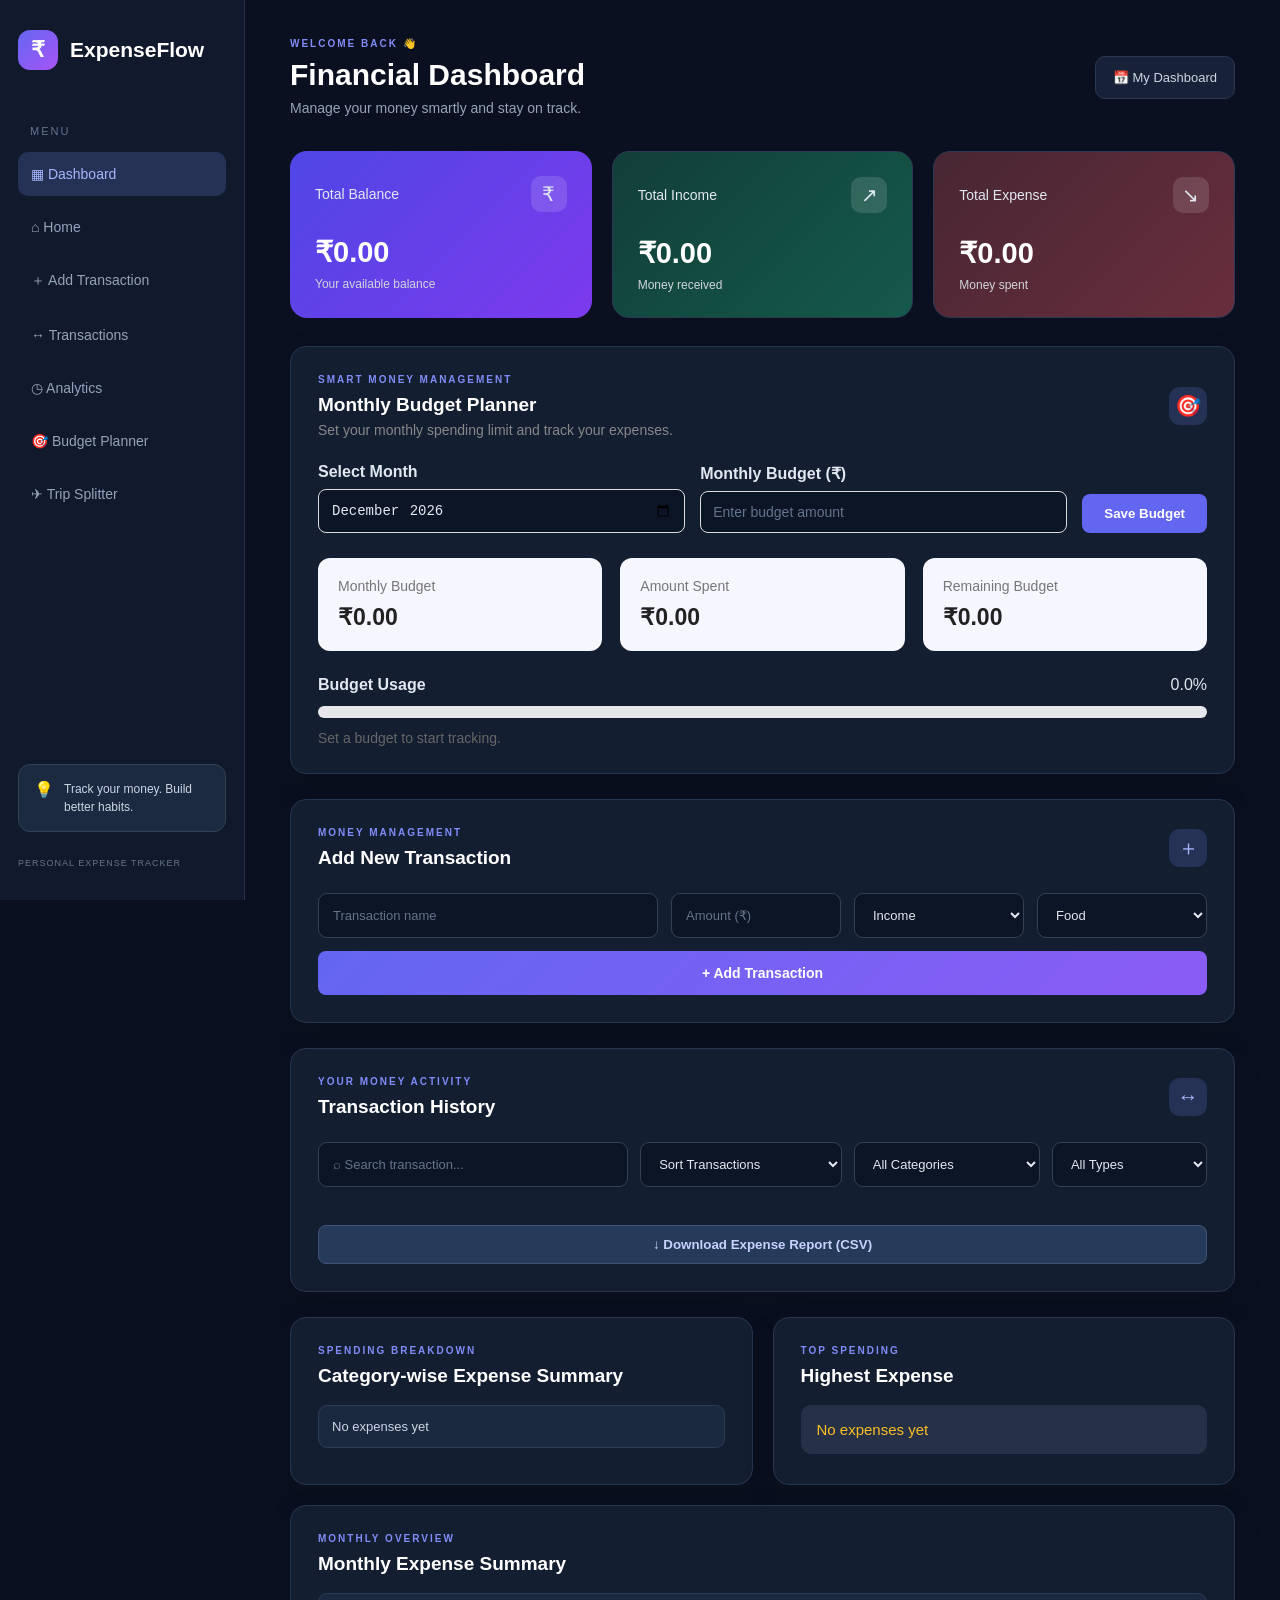
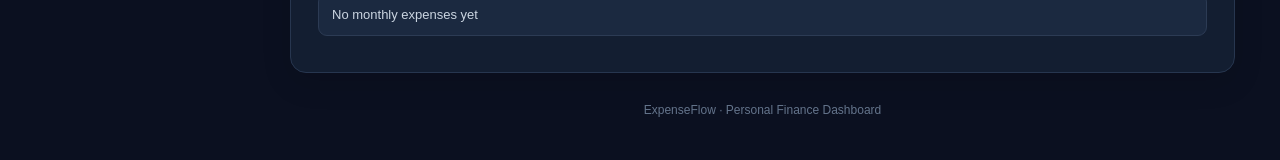
<file: index.html>
<!DOCTYPE html>
<html lang="en">
<head>
    <meta charset="UTF-8">
    <meta name="viewport" content="width=device-width, initial-scale=1.0">
    <title>ExpenseFlow | Personal Finance</title>
    <link rel="stylesheet" href="style.css">
</head>
<body>

<div class="app-layout">

    <!-- SIDEBAR -->
    <aside class="sidebar">
        <div class="brand">
            <div class="brand-icon">₹</div>
            <span>ExpenseFlow</span>
        </div>

        <p class="nav-heading">MENU</p>

        <nav>
            <a href="#overview" class="nav-link active">▦ Dashboard</a>
            <a href="home.html" class="nav-link">⌂ Home</a>
            <a href="#add-transaction" class="nav-link">＋ Add Transaction</a>
            <a href="#transactions" class="nav-link">↔ Transactions</a>
            <a href="#analytics" class="nav-link">◷ Analytics</a>
            <a href="#budget-planner" class="nav-link">🎯 Budget Planner</a>
            <a href="trip.html" class="nav-link">✈ Trip Splitter</a>
        </nav>

        <div class="sidebar-bottom">
            <div class="sidebar-note">
                <span>💡</span>
                <p>Track your money. Build better habits.</p>
            </div>
            <small>PERSONAL EXPENSE TRACKER</small>
        </div>
    </aside>

    <!-- MAIN CONTENT -->
    <main class="main-content">

        <!-- HEADER -->
        <header class="top-header">
            <div>
                <p class="welcome-text">WELCOME BACK 👋</p>
                <h1>Financial Dashboard</h1>
                <p class="subtitle">Manage your money smartly and stay on track.</p>
            </div>

            <div class="date-box">
                <span>📅</span>
                <span id="today-date">My Dashboard</span>
            </div>
        </header>

        <!-- SUMMARY -->
        <section class="summary" id="overview">

            <div class="card balance-card">
                <div class="card-top">
                    <span>Total Balance</span>
                    <span class="card-icon">₹</span>
                </div>
                <h2 id="balance">₹0</h2>
                <p>Your available balance</p>
            </div>

            <div class="card income-card">
                <div class="card-top">
                    <span>Total Income</span>
                    <span class="card-icon">↗</span>
                </div>
                <h2 id="income">₹0</h2>
                <p>Money received</p>
            </div>

            <div class="card expense-card">
                <div class="card-top">
                    <span>Total Expense</span>
                    <span class="card-icon">↘</span>
                </div>
                <h2 id="expense">₹0</h2>
                <p>Money spent</p>
            </div>

        </section>


        <!-- MONTHLY BUDGET PLANNER -->
        <section class="panel budget-section" id="budget-planner">

            <div class="section-heading">
                <div>
                    <p class="eyebrow">SMART MONEY MANAGEMENT</p>
                    <h2>Monthly Budget Planner</h2>
                    <p class="budget-description">
                        Set your monthly spending limit and track your expenses.
                    </p>
                </div>
                <span class="heading-icon">🎯</span>
            </div>

            <div class="budget-form">

                <div>
                    <label for="budget-month">Select Month</label>
                    <input type="month" id="budget-month">
                </div>

                <div>
                    <label for="budget-amount">Monthly Budget (₹)</label>
                    <input type="number" id="budget-amount"
                        placeholder="Enter budget amount"
                        min="1" step="0.01">
                </div>

                <button type="button" id="save-budget-btn">
                    Save Budget
                </button>

            </div>

            <div id="budget-message" class="budget-message"></div>

            <div class="budget-stats">

                <div class="budget-stat">
                    <p>Monthly Budget</p>
                    <h3 id="budget-total">₹0.00</h3>
                </div>

                <div class="budget-stat">
                    <p>Amount Spent</p>
                    <h3 id="budget-spent">₹0.00</h3>
                </div>

                <div class="budget-stat">
                    <p>Remaining Budget</p>
                    <h3 id="budget-remaining">₹0.00</h3>
                </div>

            </div>

            <div class="budget-progress-area">

                <div class="budget-progress-heading">
                    <strong>Budget Usage</strong>
                    <span id="budget-percentage">0%</span>
                </div>

                <div class="budget-progress-track">
                    <div id="budget-progress-bar"></div>
                </div>

                <p id="budget-status">
                    Set a budget to start tracking.
                </p>

            </div>

        </section>

        <!-- ADD TRANSACTION -->
        <section class="panel form-section" id="add-transaction">
            <div class="section-heading">
                <div>
                    <p class="eyebrow">MONEY MANAGEMENT</p>
                    <h2>Add New Transaction</h2>
                </div>
                <span class="heading-icon">＋</span>
            </div>

            <form id="transaction-form">

                <input type="text" id="title"
                    placeholder="Transaction name" required>

                <input type="number" id="amount"
                    placeholder="Amount (₹)" min="0.01"
                    step="0.01" required>

                <select id="type" required>
                    <option value="income">Income</option>
                    <option value="expense">Expense</option>
                </select>

                <select id="category" required>
                    <option value="Food">Food</option>
                    <option value="Travel">Travel</option>
                    <option value="Shopping">Shopping</option>
                    <option value="Education">Education</option>
                    <option value="Bills">Bills</option>
                    <option value="Other">Other</option>
                </select>

                <button type="submit" class="primary-btn">
                    + Add Transaction
                </button>

            </form>
        </section>

        <!-- TRANSACTIONS -->
        <section class="panel transactions" id="transactions">

            <div class="section-heading">
                <div>
                    <p class="eyebrow">YOUR MONEY ACTIVITY</p>
                    <h2>Transaction History</h2>
                </div>
                <span class="heading-icon">↔</span>
            </div>

            <div class="filter-toolbar">

                <input type="text" id="search"
                    placeholder="⌕ Search transaction...">

                <select id="sort">
                    <option value="">Sort Transactions</option>
                    <option value="high">Highest Amount First</option>
                    <option value="low">Lowest Amount First</option>
                </select>

                <select id="category-filter">
                    <option value="all">All Categories</option>
                    <option value="Food">Food</option>
                    <option value="Travel">Travel</option>
                    <option value="Shopping">Shopping</option>
                    <option value="Education">Education</option>
                    <option value="Bills">Bills</option>
                    <option value="Other">Other</option>
                </select>

                <select id="type-filter">
                    <option value="all">All Types</option>
                    <option value="income">Income</option>
                    <option value="expense">Expense</option>
                </select>

            </div>

            <ul id="transaction-list"></ul>

            <button type="button" onclick="exportCSV()" class="export-btn">
                ↓ Download Expense Report (CSV)
            </button>

        </section>

        <!-- ANALYTICS -->
        <section class="analytics-section" id="analytics">

            <div class="panel analytics-card">
                <p class="eyebrow">SPENDING BREAKDOWN</p>
                <h2>Category-wise Expense Summary</h2>
                <div id="category-chart"></div>
                <ul id="category-summary"></ul>
            </div>

            <div class="panel analytics-card">
                <p class="eyebrow">TOP SPENDING</p>
                <h2>Highest Expense</h2>
                <p id="highest-expense">No expenses yet</p>
            </div>

            <div class="panel analytics-card monthly-card">
                <p class="eyebrow">MONTHLY OVERVIEW</p>
                <h2>Monthly Expense Summary</h2>
                <ul id="monthly-summary"></ul>
            </div>

        </section>

        <footer>
            <p>ExpenseFlow · Personal Finance Dashboard</p>
        </footer>

    </main>
</div>

<script src="script.js"></script>
</body>
</html>
</file>
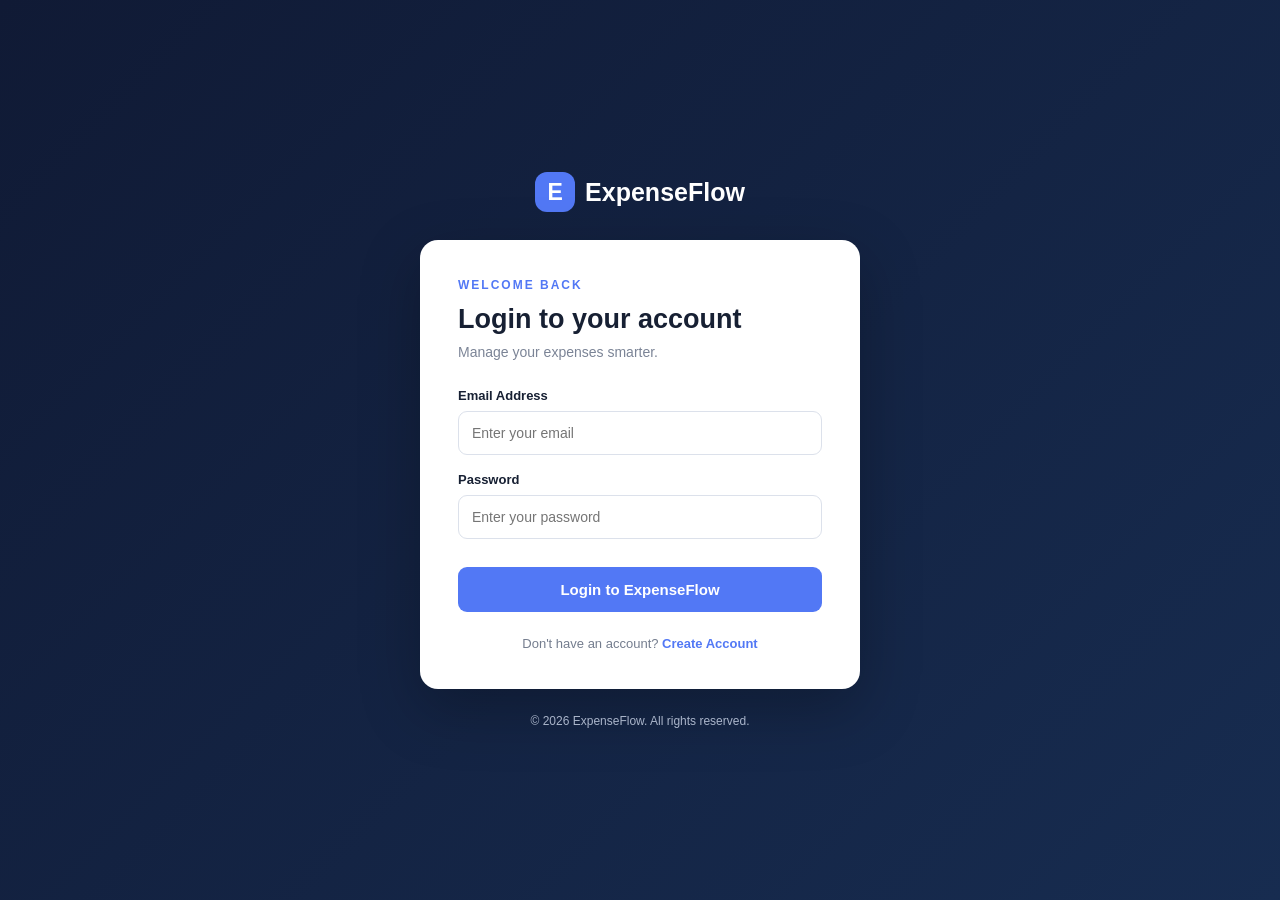
<file: home.html>
<!DOCTYPE html>
<html lang="en">
<head>
    <meta charset="UTF-8">
    <meta name="viewport" content="width=device-width, initial-scale=1.0">
    <title>ExpenseFlow | Home</title>

    <style>
        * {
            box-sizing: border-box;
        }

        body {
            margin: 0;
            font-family: Arial, sans-serif;
            background: #f3f5fb;
            color: #172033;
        }

        header {
            background: #17213b;
            color: white;
            padding: 35px 7%;
        }

        header h1 {
            font-size: 36px;
            margin: 8px 0;
        }

        header p {
            color: #c2cbe0;
        }

        main {
            max-width: 1100px;
            margin: 55px auto;
            padding: 0 20px;
        }

        .cards {
            display: grid;
            grid-template-columns: repeat(2, 1fr);
            gap: 25px;
        }

        .card {
            background: white;
            padding: 30px;
            border-radius: 18px;
            box-shadow: 0 5px 20px #17213b12;
        }

        .card h2 {
            margin-top: 0;
        }

        .card p {
            color: #69758c;
            line-height: 1.6;
        }

        .icon {
            font-size: 42px;
        }

        .btn {
            display: inline-block;
            margin-top: 15px;
            padding: 13px 20px;
            background: #5368d9;
            color: white;
            text-decoration: none;
            border-radius: 9px;
            font-weight: bold;
        }

        .trip-btn {
            background: #178653;
        }

        footer {
            text-align: center;
            color: #69758c;
            padding: 30px;
        }
        .user-welcome {
    margin-top: 25px;
    display: flex;
    align-items: center;
    justify-content: space-between;
    gap: 15px;
    flex-wrap: wrap;
}

.user-welcome h2 {
    margin: 0;
    font-size: 20px;
}

.user-welcome button {
    background: #5368d9;
    color: white;
    border: none;
    padding: 12px 22px;
    border-radius: 8px;
    cursor: pointer;
    font-weight: bold;
}

.user-welcome button:hover {
    background: #4055c5;
}

        @media(max-width: 700px) {
            .cards {
                grid-template-columns: 1fr;
            }

            header h1 {
                font-size: 28px;
            }
        }
    </style>
</head>

<body>
    <script>
    const currentUser = JSON.parse(
        localStorage.getItem("expenseflow_current_user") || "null"
    );

    if (!currentUser) {
        window.location.href = "login.html";
    }
</script>


<header>
    <p>WELCOME TO</p>
    <h1>₹ ExpenseFlow</h1>
    <p>Your complete personal and group expense management system.</p>

    <div class="user-welcome">
        <h2>
            Welcome, <span id="user-name">User</span>!
        </h2>

        <button onclick="logoutUser()">Logout</button>
    </div>
</header>


<main>

    <h2>Choose Your Workspace</h2>

    <div class="cards">

        <section class="card">
            <div class="icon">💰</div>
            <h2>Personal Expense Tracker</h2>
            <p>
                Track your income, daily expenses,
                transaction history and spending analytics.
            </p>
            <a href="index.html" class="btn">
                Open Personal Tracker →
            </a>
        </section>

        <section class="card">
            <div class="icon">👥</div>
            <h2>Trip Expense Splitter</h2>
            <p>
                Create trips, add friends, split expenses
                equally or custom-wise and calculate settlements.
            </p>
            <a href="trip.html" class="btn trip-btn">
                Open Trip Splitter →
            </a>
        </section>

    </div>

</main>

<footer>
    ExpenseFlow © 2026 | Smart Expense Management
</footer>
<script>
    const user = JSON.parse(
        localStorage.getItem("expenseflow_current_user") || "null"
    );

    if (user) {
        document.getElementById("user-name").textContent = user.name;
    }

    function logoutUser() {
        localStorage.removeItem("expenseflow_current_user");
        window.location.href = "login.html";
    }
</script>
</body>
</html>
</file>
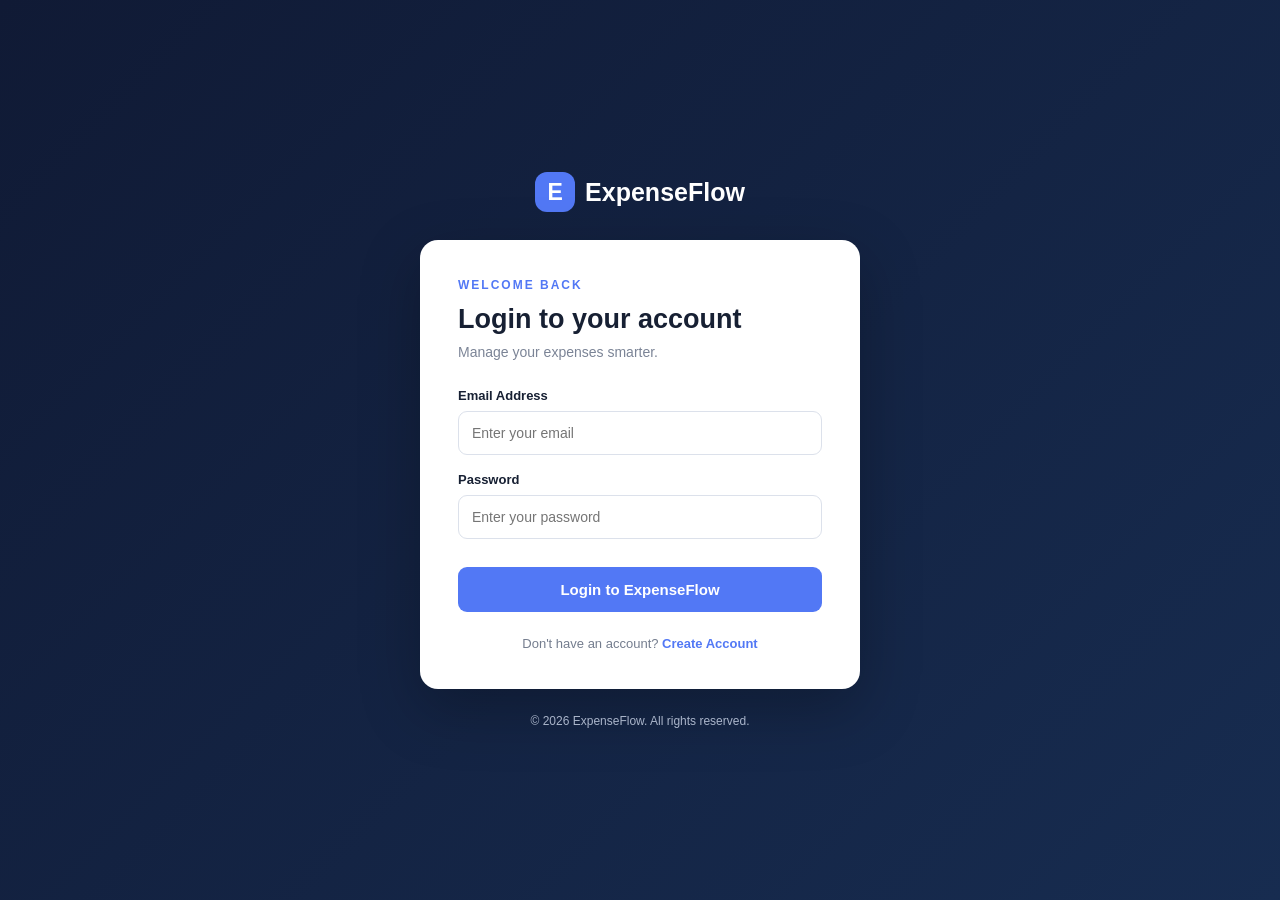
<file: login.html>
<!DOCTYPE html>
<html lang="en">
<head>
    <meta charset="UTF-8">
    <meta name="viewport" content="width=device-width, initial-scale=1.0">
    <title>Login | ExpenseFlow</title>
    <link rel="stylesheet" href="auth.css">
</head>
<body>

<div class="auth-container">
    <div class="auth-brand">
        <div class="brand-icon">E</div>
        <span>ExpenseFlow</span>
    </div>

    <div class="auth-card">
        <div class="auth-heading">
            <p class="eyebrow">WELCOME BACK</p>
            <h1>Login to your account</h1>
            <p>Manage your expenses smarter.</p>
        </div>

        <form id="login-form">
            <label>Email Address</label>
            <input type="email" id="login-email"
                placeholder="Enter your email" required>

            <label>Password</label>
            <input type="password" id="login-password"
                placeholder="Enter your password" required>

            <p id="login-message" class="message"></p>

            <button type="submit" class="auth-button">
                Login to ExpenseFlow
            </button>
        </form>

        <p class="auth-switch">
            Don't have an account?
            <a href="signup.html">Create Account</a>
        </p>
    </div>

    <p class="auth-footer">© 2026 ExpenseFlow. All rights reserved.</p>
</div>

<script src="auth.js"></script>
</body>
</html>
</file>
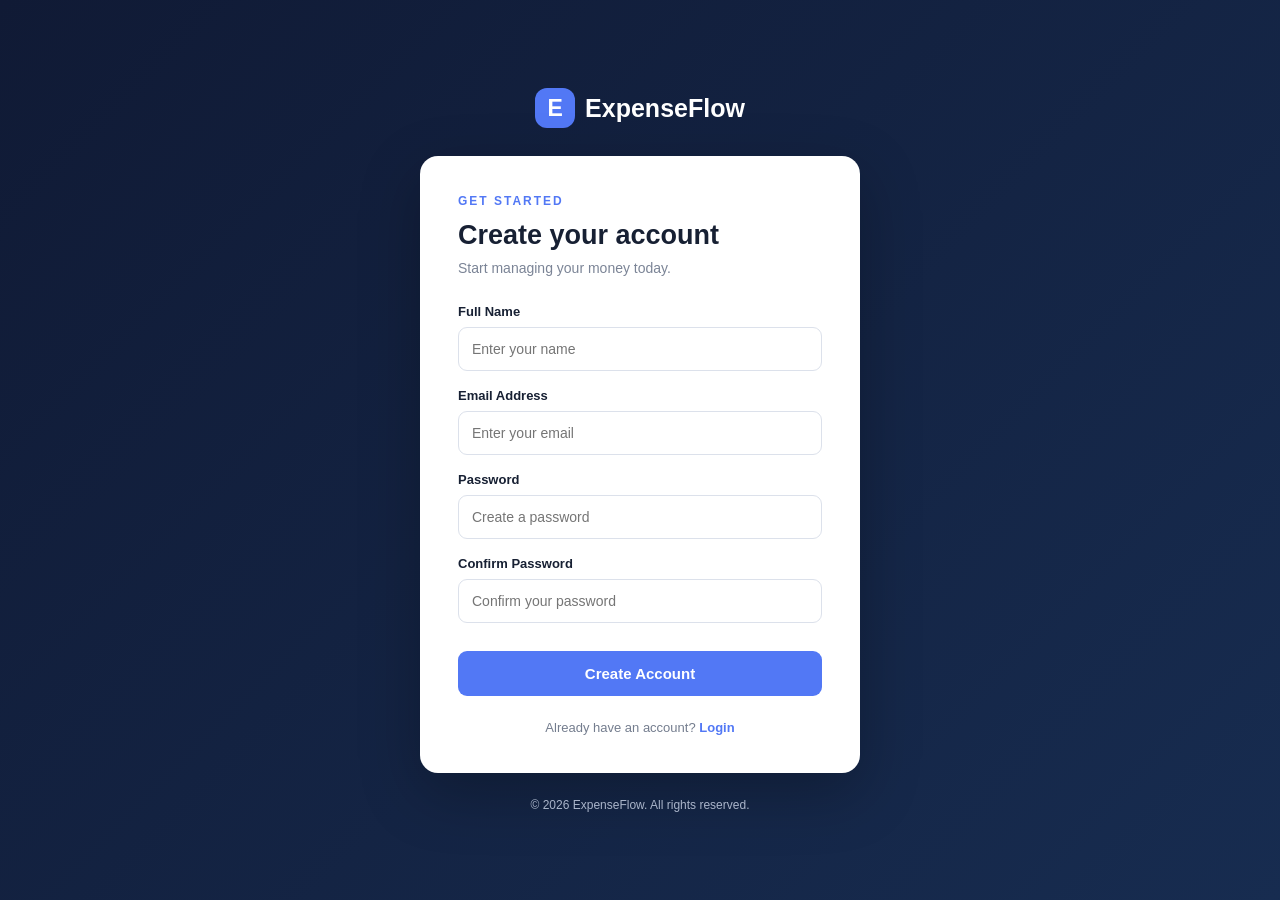
<file: signup.html>
<!DOCTYPE html>
<html lang="en">
<head>
    <meta charset="UTF-8">
    <meta name="viewport" content="width=device-width, initial-scale=1.0">
    <title>Sign Up | ExpenseFlow</title>
    <link rel="stylesheet" href="auth.css">
</head>
<body>

<div class="auth-container">
    <div class="auth-brand">
        <div class="brand-icon">E</div>
        <span>ExpenseFlow</span>
    </div>

    <div class="auth-card">
        <div class="auth-heading">
            <p class="eyebrow">GET STARTED</p>
            <h1>Create your account</h1>
            <p>Start managing your money today.</p>
        </div>

        <form id="signup-form">
            <label>Full Name</label>
            <input type="text" id="signup-name"
                placeholder="Enter your name" required>

            <label>Email Address</label>
            <input type="email" id="signup-email"
                placeholder="Enter your email" required>

            <label>Password</label>
            <input type="password" id="signup-password"
                placeholder="Create a password" minlength="6" required>

            <label>Confirm Password</label>
            <input type="password" id="signup-confirm"
                placeholder="Confirm your password" required>

            <p id="signup-message" class="message"></p>

            <button type="submit" class="auth-button">
                Create Account
            </button>
        </form>

        <p class="auth-switch">
            Already have an account?
            <a href="login.html">Login</a>
        </p>
    </div>

    <p class="auth-footer">© 2026 ExpenseFlow. All rights reserved.</p>
</div>

<script src="auth.js"></script>
</body>
</html>
</file>
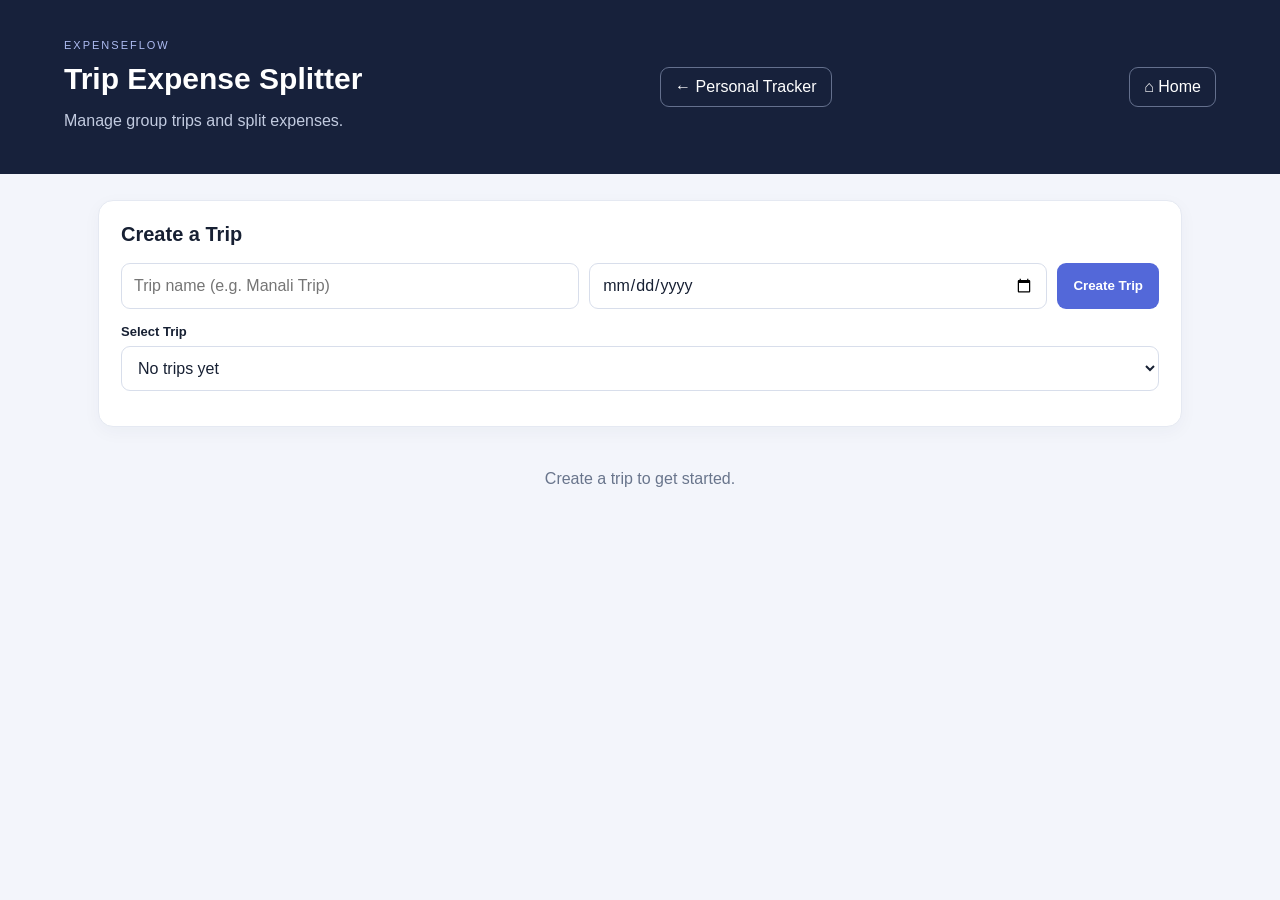
<file: trip.html>
<!DOCTYPE html>
<html lang="en">
<head>
    <meta charset="UTF-8">
    <meta name="viewport" content="width=device-width, initial-scale=1.0">

    <title>Trip Splitter | ExpenseFlow</title>

    <link rel="stylesheet" href="trip.css">
</head>

<body>

    <header class="topbar">
        <div>
            <p class="eyebrow">EXPENSEFLOW</p>
            <h1>Trip Expense Splitter</h1>
            <p class="muted">Manage group trips and split expenses.</p>
        </div>

        <a class="back-link" href="index.html">
            ← Personal Tracker
        </a>
        <a class="back-link" href="home.html">
    ⌂ Home
</a>
    </header>

    <main class="wrap">

        <!-- CREATE TRIP -->
        <section class="panel">

            <h2>Create a Trip</h2>

            <form id="trip-form" class="inline-form">

                <input
                    id="trip-name"
                    type="text"
                    placeholder="Trip name (e.g. Manali Trip)"
                    required
                >

                <input
                    id="trip-date"
                    type="date"
                    required
                >

                <button type="submit">Create Trip</button>

            </form>

            <label for="trip-select">Select Trip</label>
            <select id="trip-select"></select>

            <p id="trip-meta" class="muted small"></p>

        </section>

        <p id="empty-state" class="empty">
            Create a trip to get started.
        </p>

        <section id="trip-workspace" hidden>

            <!-- SUMMARY -->
            <div class="stats">

                <article class="stat">
                    <span>Total Expense</span>
                    <strong id="total-expense">₹0.00</strong>
                </article>

                <article class="stat">
                    <span>Total Members</span>
                    <strong id="member-count">0</strong>
                </article>

                <article class="stat">
                    <span>Total Expenses</span>
                    <strong id="expense-count">0</strong>
                </article>

            </div>

            <div class="two-col">

                <!-- MEMBERS -->
                <section class="panel">

                    <h2>Trip Members</h2>

                    <form id="member-form" class="inline-form">

                        <input
                            id="member-name"
                            type="text"
                            placeholder="Friend's name"
                            required
                        >

                        <button type="submit">Add Friend</button>

                    </form>

                    <ul id="member-list" class="plain-list"></ul>

                </section>

                <!-- ADD EXPENSE -->
                <section class="panel">

                    <h2>Add Trip Expense</h2>

                    <form id="expense-form">

                        <label for="expense-title">
                            Expense Name
                        </label>

                        <input
                            id="expense-title"
                            type="text"
                            placeholder="Hotel, Food, Cab..."
                            required
                        >

                        <div class="form-grid">

                            <div>
                                <label for="expense-amount">
                                    Amount (₹)
                                </label>

                                <input
                                    id="expense-amount"
                                    type="number"
                                    min="0.01"
                                    step="0.01"
                                    placeholder="2500"
                                    required
                                >
                            </div>

                            <div>
                                <label for="paid-by">
                                    Paid By
                                </label>

                                <select id="paid-by" required></select>
                            </div>

                        </div>

                        <label for="split-type">
                            Split Method
                        </label>

                        <select id="split-type">

                            <option value="equal">
                                Equal Split
                            </option>

                            <option value="custom">
                                Custom Split
                            </option>

                        </select>

                        <p class="muted small">
                            Select members who should share this expense.
                        </p>

                        <div
                            id="participant-list"
                            class="participant-list"
                        ></div>

                        <div id="custom-area" hidden>

                            <h3>Custom Share Amounts</h3>

                            <div id="custom-inputs"></div>

                            <p
                                id="custom-total"
                                class="muted small"
                            >
                                Custom total: ₹0.00
                            </p>

                        </div>

                        <button type="submit" class="full">
                            Save Expense
                        </button>

                    </form>

                </section>

            </div>

            <!-- EXPENSE HISTORY -->
            <section class="panel">

                <div class="section-heading">

                    <h2>Trip Expenses</h2>

                    <button
                        id="delete-trip"
                        class="danger-outline"
                        type="button"
                    >
                        Delete Trip
                    </button>

                </div>

                <div class="table-wrap">

                    <table>

                        <thead>
                            <tr>
                                <th>Expense</th>
                                <th>Paid By</th>
                                <th>Amount</th>
                                <th>Members</th>
                                <th>Action</th>
                            </tr>
                        </thead>

                        <tbody id="expense-rows"></tbody>

                    </table>

                </div>

            </section>

            <!-- SETTLEMENT -->
            <section class="panel">

                <h2>Settlement Summary</h2>

                <p class="muted small">
                    Automatically calculate who owes whom.
                </p>

                <div id="balance-list" class="balance-list"></div>

                <h3>Who Owes Whom?</h3>

                <div id="settlement-list"></div>

            </section>

        </section>

    </main>

    <script src="trip.js"></script>

</body>
</html>
</file>
<file: style.css>
/* RESET */
* {
    margin: 0;
    padding: 0;
    box-sizing: border-box;
}

html {
    scroll-behavior: smooth;
}

body {
    font-family: 'Segoe UI', Arial, sans-serif;
    background: #0b1020;
    color: #e2e8f0;
    min-height: 100vh;
}

/* MAIN LAYOUT */
.app-layout {
    display: flex;
    min-height: 100vh;
}

/* SIDEBAR */
.sidebar {
    width: 245px;
    background: #111a2d;
    border-right: 1px solid #26334a;
    padding: 30px 18px;
    display: flex;
    flex-direction: column;
    position: fixed;
    top: 0;
    bottom: 0;
    left: 0;
}

.brand {
    display: flex;
    align-items: center;
    gap: 12px;
    font-size: 21px;
    font-weight: 750;
    color: white;
    margin-bottom: 55px;
}

.brand-icon {
    width: 40px;
    height: 40px;
    border-radius: 12px;
    background: linear-gradient(135deg, #6366f1, #a855f7);
    display: grid;
    place-items: center;
    font-size: 22px;
}

.nav-heading {
    color: #64748b;
    font-size: 11px;
    letter-spacing: 2px;
    margin: 0 12px 15px;
}

.sidebar nav {
    display: flex;
    flex-direction: column;
    gap: 9px;
}

.nav-link {
    text-decoration: none;
    color: #94a3b8;
    padding: 14px 13px;
    border-radius: 10px;
    font-size: 14px;
    transition: 0.2s;
}

.nav-link:hover,
.nav-link.active {
    background: #263255;
    color: #a5b4fc;
}

.sidebar-bottom {
    margin-top: auto;
}

.sidebar-note {
    background: #1b2941;
    border: 1px solid #334155;
    padding: 15px;
    border-radius: 12px;
    margin-bottom: 20px;
    display: flex;
    gap: 10px;
    align-items: flex-start;
}

.sidebar-note p {
    color: #cbd5e1;
    font-size: 12px;
    line-height: 1.5;
}

.sidebar-bottom small {
    color: #64748b;
    font-size: 9px;
    letter-spacing: 1px;
}

/* MAIN CONTENT */
.main-content {
    margin-left: 245px;
    width: calc(100% - 245px);
    max-width: 1600px;
    padding: 38px 45px;
}

/* HEADER */
.top-header {
    display: flex;
    align-items: center;
    justify-content: space-between;
    gap: 20px;
    margin-bottom: 35px;
}

.welcome-text,
.eyebrow {
    color: #818cf8;
    font-size: 10px;
    letter-spacing: 2px;
    font-weight: 700;
    margin-bottom: 9px;
}

.top-header h1 {
    font-size: 30px;
    color: white;
    margin-bottom: 8px;
}

.subtitle {
    color: #94a3b8;
    font-size: 14px;
}

.date-box {
    background: #172238;
    border: 1px solid #293951;
    border-radius: 10px;
    padding: 13px 17px;
    color: #cbd5e1;
    font-size: 13px;
    white-space: nowrap;
}

/* SUMMARY CARDS */
.summary {
    display: grid;
    grid-template-columns: repeat(3, 1fr);
    gap: 20px;
    margin-bottom: 28px;
}

.card {
    padding: 25px;
    border-radius: 17px;
    border: 1px solid #2b3952;
    background: #151f33;
    transition: 0.25s;
}

.card:hover {
    transform: translateY(-4px);
    border-color: #818cf8;
}

.balance-card {
    background: linear-gradient(135deg, #4f46e5, #7c3aed);
    border: none;
}

.income-card {
    background: linear-gradient(135deg, #123e39, #145a4a);
}

.expense-card {
    background: linear-gradient(135deg, #482633, #692e3d);
}

.card-top {
    display: flex;
    align-items: center;
    justify-content: space-between;
    color: #e2e8f0;
    font-size: 14px;
    margin-bottom: 23px;
}

.card-icon {
    width: 36px;
    height: 36px;
    display: grid;
    place-items: center;
    background: rgba(255,255,255,0.13);
    border-radius: 10px;
    font-size: 20px;
}

.card h2 {
    color: white;
    font-size: 29px;
    overflow-wrap: anywhere;
    margin-bottom: 8px;
}

.card p {
    color: #d1d5db;
    font-size: 12px;
}

/* PANELS */
.panel {
    background: #131e31;
    border: 1px solid #27364f;
    border-radius: 16px;
    padding: 27px;
    margin-bottom: 25px;
    box-shadow: 0 10px 30px rgba(0,0,0,0.12);
}

.section-heading {
    display: flex;
    align-items: center;
    justify-content: space-between;
    margin-bottom: 24px;
}

.section-heading h2,
.analytics-card h2 {
    color: white;
    font-size: 19px;
}

.heading-icon {
    width: 38px;
    height: 38px;
    border-radius: 11px;
    background: #263255;
    color: #a5b4fc;
    display: grid;
    place-items: center;
    font-size: 21px;
}

/* FORM */
#transaction-form {
    display: grid;
    grid-template-columns: 2fr 1fr 1fr 1fr;
    gap: 13px;
}

input,
select {
    width: 100%;
    padding: 13px 14px;
    background: #0c1526;
    color: #e2e8f0;
    border: 1px solid #334155;
    border-radius: 9px;
    font-size: 13px;
    outline: none;
    min-width: 0;
}

input:focus,
select:focus {
    border-color: #818cf8;
    box-shadow: 0 0 0 3px rgba(99,102,241,0.13);
}

input::placeholder {
    color: #64748b;
}

.primary-btn {
    grid-column: 1 / -1;
    background: linear-gradient(135deg, #6366f1, #8b5cf6);
    padding: 14px;
    font-size: 14px;
}

/* BUTTONS */
button {
    color: white;
    border: none;
    border-radius: 8px;
    padding: 11px 15px;
    cursor: pointer;
    font-weight: 600;
    transition: 0.2s;
}

button:hover {
    opacity: 0.85;
    transform: translateY(-1px);
}

/* FILTER TOOLBAR */
.filter-toolbar {
    display: grid;
    grid-template-columns: 2fr 1.3fr 1.2fr 1fr;
    gap: 12px;
    margin-bottom: 20px;
}

/* TRANSACTION LIST */
#transaction-list {
    list-style: none;
    margin-top: 10px;
}

#transaction-list li {
    padding: 17px;
    margin-bottom: 10px;
    background: #1a2940;
    border: 1px solid #2b3b55;
    border-radius: 11px;
    color: #e2e8f0;
    overflow: auto;
    line-height: 1.8;
}

#transaction-list li strong {
    color: white;
}

#transaction-list li small {
    color: #94a3b8;
}

#transaction-list button {
    padding: 7px 11px;
    font-size: 11px;
    margin-left: 5px;
}

#transaction-list button[onclick^="deleteTransaction"] {
    background: #dc4758;
}

#transaction-list button[onclick^="editTransaction"] {
    background: #475569;
}

/* EXPORT BUTTON */
.export-btn {
    background: #263a59;
    color: #c7d2fe;
    border: 1px solid #405477;
    margin-top: 18px;
    width: 100%;
}

/* ANALYTICS */
.analytics-section {
    display: grid;
    grid-template-columns: repeat(2, 1fr);
    gap: 20px;
}

.analytics-card {
    margin-bottom: 0;
}

.analytics-card h2 {
    margin-bottom: 18px;
}

.monthly-card {
    grid-column: 1 / -1;
}

#highest-expense {
    color: #fbbf24;
    background: #263047;
    padding: 16px;
    border-radius: 10px;
    font-size: 15px;
}

#category-summary,
#monthly-summary {
    list-style: none;
}

#category-summary li,
#monthly-summary li {
    padding: 13px;
    margin-bottom: 9px;
    background: #1b2940;
    border: 1px solid #2c3b54;
    border-radius: 9px;
    color: #cbd5e1;
    font-size: 13px;
}

/* FOOTER */
footer {
    text-align: center;
    color: #64748b;
    font-size: 12px;
    padding: 30px 0 5px;
}

/* TABLET */
@media (max-width: 1050px) {
    .sidebar {
        width: 205px;
    }

    .main-content {
        margin-left: 205px;
        width: calc(100% - 205px);
        padding: 30px 25px;
    }

    #transaction-form,
    .filter-toolbar {
        grid-template-columns: repeat(2, 1fr);
    }
}

/* MOBILE */
@media (max-width: 700px) {
    .app-layout {
        display: block;
    }

    .sidebar {
        position: static;
        width: 100%;
        padding: 17px;
    }

    .brand {
        margin-bottom: 18px;
    }

    .nav-heading,
    .sidebar-bottom {
        display: none;
    }

    .sidebar nav {
        flex-direction: row;
        overflow-x: auto;
    }

    .nav-link {
        white-space: nowrap;
        padding: 10px;
        font-size: 12px;
    }

    .main-content {
        margin-left: 0;
        width: 100%;
        padding: 25px 16px;
    }

    .top-header {
        align-items: flex-start;
        flex-direction: column;
    }

    .top-header h1 {
        font-size: 25px;
    }

    .summary {
        grid-template-columns: 1fr;
    }

    #transaction-form,
    .filter-toolbar {
        grid-template-columns: 1fr;
    }

    .analytics-section {
        grid-template-columns: 1fr;
    }

    .monthly-card {
        grid-column: auto;
    }

    .panel {
        padding: 19px;
    }
}


/* =================================
   MONTHLY BUDGET PLANNER
================================= */

.budget-section {
    margin-top: 25px;
}

.budget-description {
    color: #888;
    font-size: 14px;
    margin-top: 6px;
}

.budget-form {
    display: grid;
    grid-template-columns: 1fr 1fr auto;
    gap: 15px;
    align-items: end;
    margin-top: 25px;
}

.budget-form label {
    display: block;
    margin-bottom: 8px;
    font-weight: 600;
}

.budget-form input {
    width: 100%;
    padding: 12px;
    border: 1px solid #ddd;
    border-radius: 8px;
    outline: none;
    font-size: 14px;
}

.budget-form input:focus {
    border-color: #6366f1;
}

#save-budget-btn {
    padding: 12px 22px;
    border: none;
    border-radius: 8px;
    background: #6366f1;
    color: white;
    font-weight: 600;
    cursor: pointer;
}

#save-budget-btn:hover {
    background: #4f46e5;
}

.budget-message {
    margin-top: 12px;
    font-size: 14px;
    font-weight: 600;
}

.budget-stats {
    display: grid;
    grid-template-columns: repeat(3, 1fr);
    gap: 18px;
    margin-top: 25px;
}

.budget-stat {
    padding: 20px;
    border-radius: 12px;
    background: #f5f6ff;
}

.budget-stat p {
    color: #777;
    font-size: 14px;
    margin-bottom: 10px;
}

.budget-stat h3 {
    font-size: 23px;
    margin: 0;
    color: #222;
}

.budget-progress-area {
    margin-top: 25px;
}

.budget-progress-heading {
    display: flex;
    justify-content: space-between;
    margin-bottom: 12px;
}

.budget-progress-track {
    width: 100%;
    height: 12px;
    background: #e5e7eb;
    border-radius: 20px;
    overflow: hidden;
}

#budget-progress-bar {
    width: 0%;
    height: 100%;
    background: #22c55e;
    border-radius: 20px;
    transition: width 0.3s ease;
}

#budget-status {
    margin-top: 12px;
    font-size: 14px;
    color: #666;
}

/* Mobile Responsive */

@media (max-width: 768px) {
    .budget-form {
        grid-template-columns: 1fr;
    }

    .budget-stats {
        grid-template-columns: 1fr;
    }

    #save-budget-btn {
        width: 100%;
    }
}
</file>
<file: auth.css>
* {
    margin: 0;
    padding: 0;
    box-sizing: border-box;
}

body {
    font-family: Arial, sans-serif;
    background: linear-gradient(135deg, #101a35, #172c50);
    min-height: 100vh;
    color: #172033;
}

.auth-container {
    min-height: 100vh;
    display: flex;
    flex-direction: column;
    align-items: center;
    justify-content: center;
    padding: 30px 16px;
}

.auth-brand {
    display: flex;
    align-items: center;
    gap: 10px;
    color: white;
    font-size: 25px;
    font-weight: bold;
    margin-bottom: 28px;
}

.brand-icon {
    background: #5278f5;
    width: 40px;
    height: 40px;
    border-radius: 12px;
    display: grid;
    place-items: center;
    font-size: 23px;
}

.auth-card {
    background: white;
    width: 100%;
    max-width: 440px;
    padding: 38px;
    border-radius: 18px;
    box-shadow: 0 20px 60px rgba(0,0,0,0.25);
}

.eyebrow {
    color: #5278f5;
    font-size: 12px;
    font-weight: bold;
    letter-spacing: 2px;
    margin-bottom: 12px;
}

.auth-heading h1 {
    font-size: 27px;
    margin-bottom: 9px;
}

.auth-heading > p:last-child {
    color: #7b8496;
    font-size: 14px;
    margin-bottom: 28px;
}

form label {
    display: block;
    font-size: 13px;
    font-weight: bold;
    margin: 17px 0 8px;
}

form input {
    width: 100%;
    padding: 13px;
    border: 1px solid #dce1eb;
    border-radius: 9px;
    outline: none;
    font-size: 14px;
}

form input:focus {
    border-color: #5278f5;
    box-shadow: 0 0 0 3px rgba(82,120,245,0.12);
}

.auth-button {
    width: 100%;
    padding: 14px;
    border: none;
    border-radius: 9px;
    background: #5278f5;
    color: white;
    font-size: 15px;
    font-weight: bold;
    cursor: pointer;
    margin-top: 16px;
}

.auth-button:hover {
    background: #3e62df;
}

.auth-switch {
    text-align: center;
    font-size: 13px;
    color: #747d8e;
    margin-top: 24px;
}

.auth-switch a {
    color: #5278f5;
    font-weight: bold;
    text-decoration: none;
}

.message {
    font-size: 13px;
    margin-top: 12px;
    color: #dc3545;
}

.message.success {
    color: #198754;
}

.auth-footer {
    color: #aab5ca;
    font-size: 12px;
    margin-top: 25px;
    text-align: center;
}

@media (max-width: 480px) {
    .auth-card {
        padding: 25px 20px;
    }

    .auth-heading h1 {
        font-size: 23px;
    }
}
</file>
<file: trip.css>
* {
    box-sizing: border-box;
}

body {
    margin: 0;
    background: #f3f5fb;
    color: #172033;
    font-family: Arial, sans-serif;
}

.topbar {
    background: #17213b;
    color: white;
    padding: 28px 5%;
    display: flex;
    justify-content: space-between;
    align-items: center;
    gap: 20px;
}

.topbar h1 {
    margin: 4px 0;
    font-size: 30px;
}

.eyebrow {
    font-size: 11px;
    letter-spacing: 2px;
    color: #aebcf2;
}

.muted {
    color: #69758c;
}

.topbar .muted {
    color: #c2cbe0;
}

.small {
    font-size: 13px;
}

.back-link {
    color: white;
    text-decoration: none;
    border: 1px solid #64708d;
    padding: 10px 14px;
    border-radius: 9px;
}

.wrap {
    max-width: 1120px;
    margin: 26px auto;
    padding: 0 18px 50px;
}

.panel,
.stat {
    background: white;
    border: 1px solid #e5e9f2;
    border-radius: 15px;
    padding: 22px;
    margin-bottom: 18px;
    box-shadow: 0 5px 18px #1b2a4a0a;
}

.panel h2 {
    margin-top: 0;
    font-size: 20px;
}

input,
select {
    width: 100%;
    padding: 12px;
    border: 1px solid #d8deeb;
    border-radius: 9px;
    background: white;
    font: inherit;
    color: #172033;
}

label {
    display: block;
    font-size: 13px;
    font-weight: bold;
    margin: 12px 0 7px;
}

button {
    border: 0;
    border-radius: 9px;
    padding: 12px 16px;
    background: #5368d9;
    color: white;
    font-weight: bold;
    cursor: pointer;
}

button:hover {
    filter: brightness(0.96);
}

.inline-form {
    display: flex;
    gap: 10px;
    margin-bottom: 15px;
}

.inline-form input {
    flex: 1;
}

.stats {
    display: grid;
    grid-template-columns: repeat(3, 1fr);
    gap: 14px;
    margin: 18px 0;
}

.stat {
    margin: 0;
}

.stat span {
    display: block;
    color: #69758c;
    font-size: 13px;
}

.stat strong {
    display: block;
    font-size: 25px;
    margin-top: 8px;
}

.two-col {
    display: grid;
    grid-template-columns: 1fr 1.2fr;
    gap: 18px;
}

.plain-list {
    list-style: none;
    padding: 0;
}

.plain-list li {
    display: flex;
    justify-content: space-between;
    align-items: center;
    padding: 10px 0;
    border-bottom: 1px solid #edf0f5;
}

.remove-btn {
    background: #fff0f1;
    color: #bd3442;
    padding: 6px 9px;
    font-size: 12px;
}

.form-grid {
    display: grid;
    grid-template-columns: 1fr 1fr;
    gap: 12px;
}

.participant-list {
    display: grid;
    grid-template-columns: 1fr 1fr;
    gap: 8px;
}

.participant {
    display: flex;
    align-items: center;
    gap: 8px;
    background: #f5f7fc;
    padding: 9px;
    border-radius: 8px;
    font-size: 14px;
}

.participant input {
    width: auto;
}

.custom-row {
    display: grid;
    grid-template-columns: 1fr 130px;
    gap: 10px;
    align-items: center;
    margin: 8px 0;
}

.custom-row input {
    padding: 9px;
}

.full {
    width: 100%;
    margin-top: 16px;
}

.section-heading {
    display: flex;
    justify-content: space-between;
    align-items: center;
    gap: 12px;
}

.danger-outline {
    background: white;
    color: #c03948;
    border: 1px solid #e7b8bd;
}

.table-wrap {
    overflow-x: auto;
}

table {
    width: 100%;
    border-collapse: collapse;
    margin-top: 14px;
}

th,
td {
    text-align: left;
    padding: 12px 9px;
    border-bottom: 1px solid #edf0f5;
    font-size: 14px;
}

th {
    color: #69758c;
    font-size: 12px;
}

.balance-list {
    display: grid;
    grid-template-columns: repeat(2, 1fr);
    gap: 10px;
}

.balance-item,
.settlement {
    background: #f5f7fc;
    border-radius: 10px;
    padding: 13px;
    display: flex;
    justify-content: space-between;
    gap: 12px;
    align-items: center;
}

.positive {
    color: #178653;
}

.negative {
    color: #c13c4a;
}

.settlement {
    margin: 9px 0;
}

.settlement button {
    padding: 8px 11px;
    font-size: 12px;
}

.empty {
    text-align: center;
    color: #69758c;
    padding: 25px;
}

.empty[hidden],
#trip-workspace[hidden],
#custom-area[hidden] {
    display: none;
}

@media (max-width: 760px) {

    .topbar {
        align-items: flex-start;
        flex-direction: column;
    }

    .two-col {
        grid-template-columns: 1fr;
    }

    .stats {
        grid-template-columns: 1fr;
    }

    .inline-form {
        flex-direction: column;
    }

    .balance-list {
        grid-template-columns: 1fr;
    }

    .section-heading {
        align-items: flex-start;
        flex-direction: column;
    }

}
</file>
